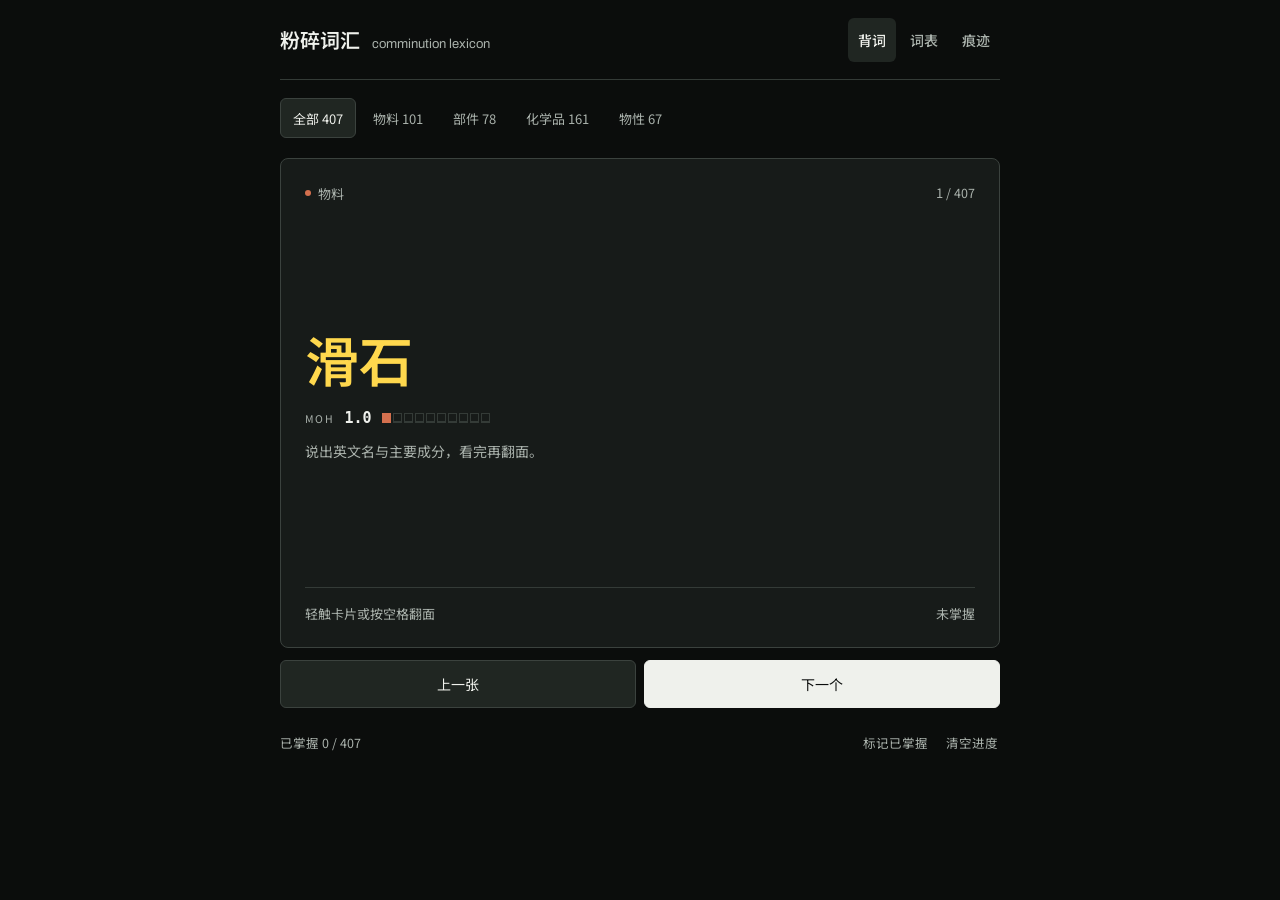
<file: index.html>
<!DOCTYPE html>
<html lang="zh-CN">
<head>
<meta charset="utf-8">
<meta name="viewport" content="width=device-width, initial-scale=1, maximum-scale=1, user-scalable=no">
<title>粉碎词汇 · comminution lexicon</title>
<meta name="description" content="工业物料与粉碎设备专业词汇，1000 词随到随背：中文看面，翻面得英文、词根与化学性质。">
<link rel="preconnect" href="https://fonts.googleapis.com">
<link rel="preconnect" href="https://fonts.gstatic.com" crossorigin>
<link href="https://fonts.googleapis.com/css2?family=Archivo:wght@400;500;600&family=Noto+Sans+SC:wght@400;500;700&display=swap" rel="stylesheet">
<link rel="stylesheet" href="assets/styles.css">
<link rel="stylesheet" href="assets/preview-dark.css">
<link rel="preload" href="data/terms.json" as="fetch" crossorigin="anonymous">
</head>
<body>
<div class="wrap">
  <header class="topbar">
    <div class="brand">
      <span class="brand-cn">粉碎词汇</span>
      <span class="brand-en">comminution lexicon</span>
    </div>
    <nav class="views" role="tablist">
      <button class="view-btn" id="tabStudy" role="tab" aria-selected="true">背词</button>
      <button class="view-btn" id="tabIndex" role="tab" aria-selected="false">词表</button>
      <a class="view-btn view-link" href="trace.html">痕迹</a>
    </nav>
  </header>

  <div class="scopes" id="scopes" role="group" aria-label="词库范围"></div>

  <main>
    <section id="viewStudy" aria-labelledby="tabStudy">
      <div class="deck">
        <div class="card" id="card" data-flipped="false" tabindex="0" role="button"
             aria-pressed="false" aria-live="polite">词库载入中…</div>
      </div>

      <div class="controls">
        <button class="btn" id="prev">上一张</button>
        <button class="btn btn--primary" id="next">下一个</button>
      </div>

      <div class="meta-row">
        <span class="stats">
          <span id="progress"></span>
          <span id="library" class="also"></span>
        </span>
        <span class="meta-acts">
          <button class="linkish" id="mark" data-on="false">标记已掌握</button>
          <button class="linkish" id="reset">清空进度</button>
        </span>
      </div>
    </section>

    <section id="viewIndex" hidden aria-labelledby="tabIndex">
      <input class="search" id="search" type="search" placeholder="搜索中文或英文单词" autocomplete="off">
      <p class="search-count" id="count" aria-live="polite" hidden></p>
      <ul class="rows" id="rows"></ul>
      <div class="empty" id="empty" hidden>没有匹配的词条。换个写法，或切回「背词」继续。</div>
    </section>
  </main>
</div>

  <script src="assets/trace-config.js"></script>
  <script src="assets/app.js?v=terms-json-1"></script>
</body>
</html>
</file>
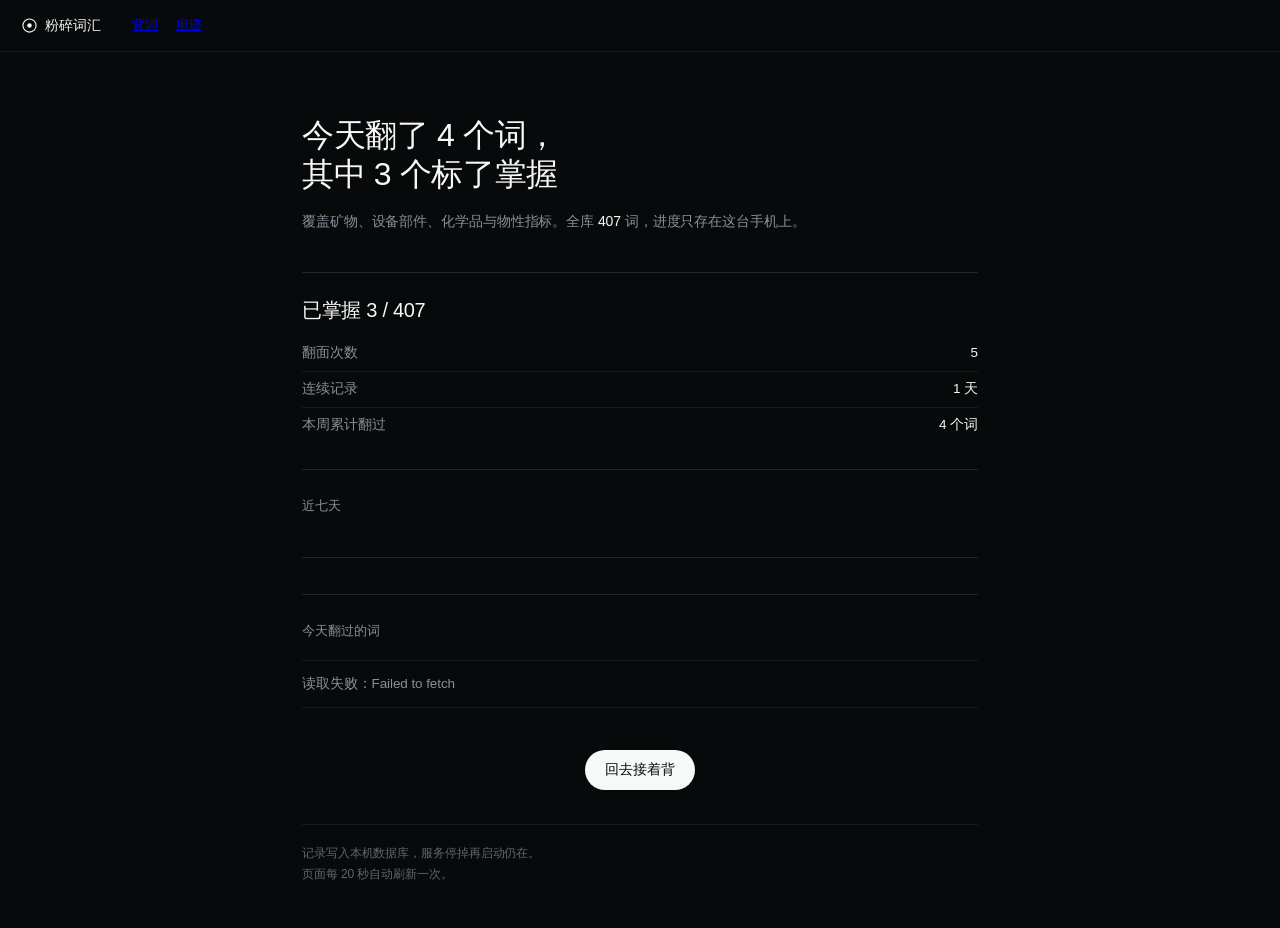
<file: trace.html>
<!DOCTYPE html>
<html lang="zh-CN">
<head>
<meta charset="utf-8">
<meta name="viewport" content="width=device-width, initial-scale=1, viewport-fit=cover">
<title>粉碎词汇 · 学习痕迹</title>
<style>
/* Hallmark · Linear 复刻 · #08090A near-black, one Inter, white says it and grey explains */
:root{
  --ground:#08090A;
  --ink:#F7F8F8;
  --ink-2:#8A8F98;
  --line:#23252A;
  --line-2:#191B1F;
  --violet:#5E6AD2;
  --violet-halo:rgba(94,106,210,.35);
  --ink-3:#62666D; --dot-line:#303338;
  --av-bg:#1B1D22; --av-ok-bg:#141A16; --av-ok-line:#2D3A31;
  --ok-text:#9FD3B4; --ok-line:#26382C;
  --sans:-apple-system,BlinkMacSystemFont,"PingFang SC","Hiragino Sans GB","Helvetica Neue","Noto Sans SC",sans-serif;
  --latin:"Inter",var(--sans);
}
html,body{overflow-x:clip;background:var(--ground)}
*{box-sizing:border-box}
body{margin:0;color:var(--ink);font-family:var(--sans);font-size:15px;line-height:1.55;
  -webkit-font-smoothing:antialiased;-moz-osx-font-smoothing:grayscale;
  font-synthesis-weight:none;font-synthesis-style:none;
  font-feature-settings:"cv11","ss01";letter-spacing:-0.006em}
::selection{background:var(--violet-halo);color:var(--ink)}
:focus-visible{outline:2px solid var(--violet);outline-offset:2px;border-radius:4px}
@media(prefers-reduced-motion:reduce){*{animation:none!important;transition:none!important}}

/* ── 顶栏：贴边、低矮、字小 ── */
.nav{height:52px;display:flex;align-items:center;gap:24px;padding:0 22px;
  border-bottom:1px solid var(--line-2)}
.brand{display:flex;align-items:center;gap:8px;font-size:14px;font-weight:500;
  letter-spacing:-.01em}
.brand .mk{width:15px;height:15px;display:block}
.nav .links{display:flex;gap:18px;margin-left:8px;font-size:13px;color:var(--ink-2)}
.nav .links span{cursor:default}

/* ── Hero：大留白，结论一句，解释一行 ── */
main{max-width:720px;margin:0 auto;padding:0 22px}
.hero{padding:64px 0 40px}
.hero h1{font-size:32px;line-height:1.22;font-weight:500;letter-spacing:-.012em;
  margin:0;text-wrap:balance;max-width:15em}
.hero .expl{margin:16px 0 0;font-size:14px;line-height:1.6;color:var(--ink-2);max-width:36em}
.hero .expl b{color:var(--ink);font-weight:400}

/* ── 概览：不是四格数据墙，是「一句结论 + 三行解释」 ── */
.summary{border-top:1px solid var(--line);padding:22px 0 26px}
.summary .lead{font-size:20px;font-weight:400;letter-spacing:-.015em;margin:0 0 4px}
.summary .lead .n{color:var(--ink);font-variant-numeric:tabular-nums}
.summary dl{margin:10px 0 0;display:grid;grid-template-columns:1fr;gap:0}
.summary dl div{display:flex;justify-content:space-between;align-items:baseline;
  padding:7px 0;font-size:13.5px;border-top:1px solid var(--line-2)}
.summary dl div:first-child{border-top:none}
.summary dt{color:var(--ink-2)}
.summary dd{margin:0;color:var(--ink);font-variant-numeric:tabular-nums}

/* ── 一周：一条极细的线，圆点，无柱 ── */
section.block{padding:26px 0 8px;border-top:1px solid var(--line)}
h2{font-size:13px;font-weight:400;color:var(--ink-2);margin:0 0 18px;letter-spacing:-.004em}
.rail{position:relative;height:52px}
.rail .line{position:absolute;left:0;right:0;top:23px;height:1px;background:var(--line)}
.rail .pts{display:grid;grid-template-columns:repeat(7,1fr);position:relative}
.rail .p{position:relative;text-align:center;height:52px}
.rail .p .dot{position:absolute;left:50%;top:20px;width:7px;height:7px;margin-left:-3.5px;
  border-radius:50%;background:var(--ground);box-shadow:inset 0 0 0 1px var(--dot-line)}
.rail .p.has .dot{background:var(--ink-2);box-shadow:none;width:8px;height:8px;margin-left:-4px;top:19px}
.rail .p.now .dot{background:var(--ink);box-shadow:0 0 0 3px var(--violet-halo)}
.rail .p .v{position:absolute;left:0;right:0;top:0;font-size:11.5px;color:var(--ink);
  font-variant-numeric:tabular-nums;height:14px}
.rail .p .d{position:absolute;left:0;right:0;bottom:2px;font-size:11px;color:var(--ink-3)}

/* ── 记录：像 Linear 的 Activity 流，头像位用色点 ── */
.log{margin:0;padding:0;list-style:none;border-top:1px solid var(--line-2)}
.log li{display:grid;grid-template-columns:auto minmax(0,1fr) auto;gap:10px;align-items:start;
  padding:13px 0;border-bottom:1px solid var(--line-2)}
.log .av{width:16px;height:16px;margin-top:3px;border-radius:4px;
  background:var(--av-bg);box-shadow:inset 0 0 0 1px var(--line)}
.log .av.k{box-shadow:inset 0 0 0 1px var(--av-ok-line);background:var(--av-ok-bg)}
.log .body{min-width:0}
.log .t{font-size:14px;color:var(--ink);letter-spacing:-.006em}
.log .t b{font-weight:400}
.log .t .meta{color:var(--ink-2);font-size:12.5px;margin-left:4px}
.log .sub{display:block;margin-top:2px;font-size:12.5px;color:var(--ink-2);line-height:1.5}
.log .sub .num{font-variant-numeric:tabular-nums}
.log .st{font-size:11.5px;white-space:nowrap;margin-top:4px;padding:1px 7px;border-radius:999px;
  box-shadow:inset 0 0 0 1px var(--line);color:var(--ink-2)}
.log .st.k{color:var(--ok-text);box-shadow:inset 0 0 0 1px var(--ok-line)}
.empty{padding:18px 0;color:var(--ink-2);font-size:13.5px;border-bottom:1px solid var(--line-2)}

/* ── 唯一的实心按钮 ── */
.cta{display:flex;justify-content:center;margin:34px 0 0}
.cta a{display:inline-block;padding:9px 20px;border-radius:999px;background:var(--ink);
  color:var(--ground);font-size:14px;font-weight:500;letter-spacing:.01em;text-decoration:none;
  transition:opacity 140ms ease-out}
.cta a:hover{opacity:.88}
.cta a:active{transform:scale(.98)}

.foot{margin:34px 0 0;padding:18px 0 44px;border-top:1px solid var(--line-2);
  color:var(--ink-3);font-size:12px;line-height:1.7}
.foot span{display:block}
</style>
<script src="assets/trace-config.js"></script>
<link rel="preload" href="data/terms.json" as="fetch" crossorigin="anonymous">
</head>
<body>
<nav class="nav">
  <span class="brand">
    <svg class="mk" viewBox="0 0 16 16" aria-hidden="true" fill="none">
      <circle cx="8" cy="8" r="7" stroke="#F7F8F8" stroke-width="1.2"/>
      <circle cx="8" cy="8" r="2.4" fill="#F7F8F8"/>
    </svg>粉碎词汇</span>
  <span class="links"><a href="index.html">背词</a><a href="trace.html">痕迹</a></span>
</nav>

<main>
  <header class="hero">
    <h1>今天翻了 <span id="hseen">4</span> 个词，其中 <span id="hknown">3</span> 个标了掌握</h1>
    <p class="expl" id="expl">覆盖矿物、设备部件、化学品与物性指标。全库 <b id="htotal">407</b> 词，进度只存在这台手机上。</p>
  </header>

  <section class="summary">
    <p class="lead">已掌握 <span class="n" id="mnum">3</span> / <span class="n" id="mall">407</span></p>
    <dl>
      <div><dt>翻面次数</dt><dd id="flip">5</dd></div>
      <div><dt>连续记录</dt><dd><span id="streak">1</span> 天</dd></div>
      <div><dt>本周累计翻过</dt><dd><span id="wsum">4</span> 个词</dd></div>
    </dl>
  </section>

  <section class="block">
    <h2>近七天</h2>
    <div class="rail"><div class="line"></div><div class="pts" id="rail"></div></div>
  </section>

  <section class="block">
    <h2 id="daylabel">今天翻过的词</h2>
    <ul class="log" id="log"><li class="empty">载入中</li></ul>
  </section>

  <div class="cta"><a href="index.html">回去接着背</a></div>
  <p class="foot">
    <span>记录写入本机数据库，服务停掉再启动仍在。</span>
    <span id="errbox">页面每 20 秒自动刷新一次。</span>
  </p>
</main>
<script>
const $ = id => document.getElementById(id);
const esc = s => String(s == null ? '' : s).replace(/[&<>"]/g, c => ({'&':'&amp;','<':'&lt;','>':'&gt;','"':'&quot;'}[c]));
function hm(iso){
  if(!iso) return '';
  const d = new Date(iso);
  return isNaN(d) ? String(iso).slice(11,16)
    : String(d.getHours()).padStart(2,'0') + ':' + String(d.getMinutes()).padStart(2,'0');
}
function ymd(d){
  return d.getFullYear() + '-' + String(d.getMonth()+1).padStart(2,'0') + '-' +
         String(d.getDate()).padStart(2,'0');
}
function daysAgo(n){ const d = new Date(); d.setDate(d.getDate() - n); return ymd(d); }

const CFG = window.VOCAB_TRACE || {};
async function sb(path, params){
  const q = params ? '?' + new URLSearchParams(params).toString() : '';
  const r = await fetch(CFG.url + '/rest/v1/' + path + q, {
    headers: { apikey: CFG.key, Authorization: 'Bearer ' + CFG.key }
  });
  if(!r.ok) throw new Error('HTTP ' + r.status);
  return r.json();
}

// 词条中文名来自词库。
const META = {};
let terms = window.TERMS;

function rail(list, today){
  $('rail').innerHTML = list.map(w => `
    <div class="p ${w.seen ? 'has' : ''} ${w.day === today ? 'now' : ''}">
      <span class="v">${w.seen || ''}</span>
      <span class="dot"></span>
      <span class="d">${w.day.slice(5).replace('-','/')}</span>
    </div>`).join('');
}

async function load(){
  try{
    if (!terms) {
      const response = await fetch('data/terms.json', { mode: 'cors', credentials: 'same-origin' });
      if (!response.ok) throw new Error('词库 HTTP ' + response.status);
      terms = await response.json();
    }
    if (!Array.isArray(terms) || !terms.length) throw new Error('词库为空或格式错误');
    terms.forEach(t => { META[t.id] = t; });
    const today = ymd(new Date());
    const weekStart = daysAgo(6);

    const [weekRows, allRows] = await Promise.all([
      sb('review_log', {select:'term_id,result,day', day:'gte.'+weekStart, limit:'20000'}),
      sb('review_log', {select:'term_id,result,at', order:'at.desc', limit:'4000'})
    ]);

    const todayRows = weekRows.filter(r => r.day === today);
    const seenToday = new Set(todayRows.map(r => r.term_id));
    const knownToday = new Set(todayRows.filter(r => r.result === 'known').map(r => r.term_id));
    const flips = todayRows.filter(r => r.result === 'flip').length;

    const byDay = {};
    weekRows.forEach(r => (byDay[r.day] = byDay[r.day] || new Set()).add(r.term_id));
    const week = [];
    for(let i = 6; i >= 0; i--){
      const d = daysAgo(i);
      week.push({day: d, seen: (byDay[d] ? byDay[d].size : 0)});
    }

    // 每个词最后一条是 known 即算掌握
    const last = {}, times = {}, lastAt = {};
    allRows.forEach(r => {
      if(!(r.term_id in last)){ last[r.term_id] = r.result; lastAt[r.term_id] = r.at; }
      times[r.term_id] = (times[r.term_id] || 0) + 1;
    });
    const mastered = Object.values(last).filter(v => v === 'known').length;
    const total = terms.length;

    const days = Object.keys(byDay).sort().reverse();
    let streak = 0;
    for(let i = 0; i < days.length; i++){
      const expect = daysAgo(i);
      if(days[i] === expect) streak++;
      else if(i === 0 && days[0] === daysAgo(1)){ streak++; continue; }
      else break;
    }

    $('hseen').textContent = seenToday.size;
    $('hknown').textContent = knownToday.size;
    $('htotal').textContent = total;
    $('mnum').textContent = mastered;
    $('mall').textContent = total;
    $('flip').textContent = flips;
    $('streak').textContent = streak;
    $('wsum').textContent = week.reduce((a,w)=>a+w.seen,0);
    $('daylabel').textContent = today + ' 翻过的词';
    rail(week, today);

    const rows = [...seenToday].map(id => {
      const m = META[id] || {};
      return {id, cn: m.cn || id, en: m.en || '', at: lastAt[id],
              known: last[id] === 'known', times: times[id]};
    }).filter(x => x.at).sort((a,b) => b.at.localeCompare(a.at));

    $('log').innerHTML = rows.length ? rows.map(x => `
      <li>
        <span class="av ${x.known ? 'k' : ''}"></span>
        <span class="body">
          <span class="t"><b>${esc(x.cn)}</b><span class="meta">${esc(x.en)} · ${hm(x.at)}</span></span>
          <span class="sub">${x.known ? '标记为已掌握' : '翻面后仍需再学'} · 看过 <span class="num">${x.times}</span> 次</span>
        </span>
        <span class="st ${x.known ? 'k' : ''}">${x.known ? '掌握' : '再学'}</span>
      </li>`).join('')
      : '<li class="empty">今天还没开始，去翻几张卡片吧</li>';
  }catch(e){
    $('log').innerHTML = '<li class="empty">读取失败：' + esc(e.message) + '</li>';
  }
}
load();
</script>
</body>
</html>
</file>
<file: assets/styles.css>
/* 粉碎词汇 — visual system（深色）
   ground  粉料暗绿    card  抛光样板     ink  石墨白
   steel   钢灰        rule  刻线        ore  赤铁矿红（唯一强调色）
   关系照旧：卡片靠明度差浮起，不用阴影；赤铁矿红只标「已学会」。
*/
:root {
  --ground: #131614;
  --card: #1b1f1d;
  --ink: #e8eae5;
  --steel: #9aa39c;
  --rule: #2f3533;
  --ore: #d4704e;
  --word: #ffd84d;      /* 词头黄：只给要背的那个词 */
  --edge: rgba(255, 255, 255, .09);

  --sans: "Archivo", "Helvetica Neue", Arial, sans-serif;
  --cjk: "Noto Sans SC", "PingFang SC", "Microsoft YaHei", sans-serif;

  --r-card: 18px;
  --r-btn: 10px;
}

* { box-sizing: border-box; }

html { color-scheme: dark; }

/* 双击不放大：卡片上双击原本会连认「双击选词」一起把页面放大 */
html, body { touch-action: manipulation; -webkit-text-size-adjust: 100%; }
/* 词条本身不是可读可复制的正文，长按也不该弹出选词菜单 */
.headword-cn, .headword-en, .face-head, .front-foot, .controls, .btn, .pill, .row-btn {
  -webkit-user-select: none;
  user-select: none;
}

::selection { background: var(--ink); color: var(--ground); }

::-webkit-scrollbar { width: 6px; height: 6px; }
::-webkit-scrollbar-thumb { background: var(--rule); }
::-webkit-scrollbar-track { background: transparent; }

html, body {
  margin: 0;
  background: var(--ground);
  color: var(--ink);
  font-family: var(--cjk);
  -webkit-font-smoothing: antialiased;
  font-feature-settings: "tnum" 1;
}

body {
  min-height: 100vh;
  padding: 0 20px 96px;
}

.wrap { max-width: 620px; margin: 0 auto; }

/* ── top bar ─────────────────────────────────────────────── */
.topbar {
  display: flex;
  align-items: baseline;
  justify-content: space-between;
  gap: 16px;
  padding: 26px 0 18px;
}
.brand { display: flex; align-items: baseline; gap: 9px; }
.brand-cn {
  font-size: 19px;
  font-weight: 700;
  letter-spacing: 0.06em;
}
.brand-en {
  font-family: var(--sans);
  font-size: 12.5px;
  color: var(--steel);
  letter-spacing: 0.01em;
}

.views { display: flex; gap: 14px; }
.view-btn {
  appearance: none;
  border: 0;
  background: none;
  padding: 2px 0 4px;
  font: inherit;
  font-size: 14px;
  color: var(--steel);
  cursor: pointer;
  border-bottom: 2px solid transparent;
}
.view-btn[aria-selected="true"] { color: var(--ink); border-bottom-color: var(--ore); }
.view-btn:hover { color: var(--ink); }
/* 「痕迹」是页面跳转不是切换视图，只在字上一致，不给选中态 */
.view-link { text-decoration: none; display: inline-block; }
.view-link:focus-visible { outline: 2px solid var(--ore); outline-offset: 3px; }

/* ── scope row (收窄视野，不是限额) ─────────────────────── */
.scopes {
  display: flex;
  flex-wrap: wrap;
  gap: 6px;
  padding: 16px 0 18px;
  margin-bottom: 22px;
  border-bottom: 1px solid var(--rule);
}
.pill {
  appearance: none;
  font: inherit;
  font-size: 12.5px;
  font-variant-numeric: tabular-nums;
  padding: 5px 10px;
  border: 1px solid var(--rule);
  border-radius: 999px;
  background: transparent;
  color: var(--steel);
  cursor: pointer;
  transition: background 120ms ease, border-color 120ms ease, color 120ms ease;
}
.pill:hover { color: var(--ink); border-color: var(--steel); }
.pill[aria-pressed="true"] { background: var(--ink); border-color: var(--ink); color: var(--ground); }

/* ── specimen card ───────────────────────────────────────── */
.deck { margin: 6px 0 18px; }

.card {
  position: relative;
  display: grid;
  height: clamp(360px, calc(100svh - 300px), 520px);
  cursor: pointer;
  border-radius: var(--r-card);
}
/* 翻面：不依赖 3D 旋转与 backface-visibility（WebKit 上有组合会失效，
   表现为背面文字上下颠倒地透出来），直接切换两面的显隐 */
.card[data-flipped="true"] .face--front { display: none; }
.card:not([data-flipped="true"]) .face--back { display: none; }
.face {
  grid-area: 1 / 1;
  display: flex;
  flex-direction: column;
  background: var(--card);
  border: 1px solid var(--edge);
  border-radius: var(--r-card);
  padding: 26px 28px 22px;
  overflow: hidden;
}


.card:focus-visible { outline: 2px solid var(--ore); outline-offset: 3px; }

.face-head {
  display: flex;
  align-items: center;
  justify-content: space-between;
  gap: 12px;
  font-size: 12.5px;
  color: var(--steel);
}
.cat { display: inline-flex; align-items: center; gap: 7px; }
.cat::before {
  content: "";
  width: 6px;
  height: 6px;
  border-radius: 50%;
  background: var(--ore);
}
.cat[data-cat="component"]::before { background: var(--ink); }
.cat[data-cat="chemical"]::before { background: var(--steel); }
.cat[data-cat="metric"]::before { background: transparent; border: 1px solid var(--steel); }

/* front */
.front-mid {
  flex: 1;
  display: flex;
  flex-direction: column;
  justify-content: center;
  padding: 20px 0 24px;
}
.headword-cn {
  color: var(--word);
  font-size: 54px;
  font-weight: 600;
  line-height: 1.16;
  letter-spacing: 0.02em;
  margin: 0;
}
.headword-cn--long { font-size: 40px; letter-spacing: 0; }
.front-note { margin: 14px 0 0; font-size: 13px; color: var(--steel); }

/* 莫氏硬度：数字 + 十级刻度 */
.mohs {
  display: flex;
  align-items: center;
  gap: 10px;
  margin-top: 16px;
  font-size: 12px;
  color: var(--steel);
}
.mohs-key { letter-spacing: 0.14em; font-size: 10.5px; }
.mohs-v {
  font: 600 15px/1 var(--mono, ui-monospace, monospace);
  color: var(--ink);
  font-variant-numeric: tabular-nums;
  letter-spacing: 0;
}
.mohs-bars { display: flex; gap: 2px; }
.mohs-bars i {
  width: 9px;
  height: 10px;
  border: 1px solid var(--rule);
  border-bottom-width: 2px;
}
.mohs-bars i.on { background: var(--ore); border-color: var(--ore); }

.front-foot {
  display: flex;
  align-items: center;
  justify-content: space-between;
  gap: 12px;
  border-top: 1px solid var(--rule);
  padding-top: 12px;
  font-size: 12.5px;
  color: var(--steel);
}
.flip-hint { display: inline-flex; align-items: center; gap: 6px; }

/* back */
.headword-en {
  color: var(--word);
  font-family: var(--sans);
  font-size: 36px;
  font-weight: 600;
  line-height: 1.08;
  letter-spacing: -0.02em;
  margin: 14px 0 0;
  word-break: break-word;
}

.fact {
  display: grid;
  grid-template-columns: 58px 1fr;
  gap: 10px;
  padding: 11px 0;
  border-top: 1px solid var(--rule);
  font-size: 13.5px;
  line-height: 1.55;
}
.facts { margin-top: 18px; }
.fact:last-child { border-bottom: 1px solid var(--rule); }
.fact dt { color: var(--steel); font-size: 12.5px; }
.fact dd { margin: 0; }

.formula {
  font-family: var(--sans);
  font-size: 19px;
  font-weight: 500;
  letter-spacing: 0.01em;
}
.formula sub { font-size: 0.72em; }

.root-line { display: flex; flex-wrap: wrap; align-items: baseline; gap: 6px; }
.chip {
  font-size: 11.5px;
  color: var(--steel);
  border: 1px solid var(--rule);
  border-radius: 3px;
  padding: 1px 6px;
  white-space: nowrap;
}
.root-term { font-family: var(--sans); font-weight: 600; font-size: 14px; }
.root-gloss { color: var(--ink); }
.muted { color: var(--steel); font-size: 12.5px; line-height: 1.6; }
.tags { font-size: 12px; color: var(--steel); letter-spacing: 0.02em; }

.back-body { flex: 1; min-height: 0; margin-top: 4px; }
.face--back .back-body { overflow-y: auto; margin-right: -10px; padding-right: 10px; }

/* ── controls ────────────────────────────────────────────── */
.controls {
  display: grid;
  grid-template-columns: 1fr 1.35fr;
  gap: 8px;
}
.btn {
  appearance: none;
  font: inherit;
  font-size: 14px;
  height: 46px;
  border-radius: var(--r-btn);
  border: 1px solid var(--rule);
  background: transparent;
  color: var(--ink);
  cursor: pointer;
  transition: background 120ms ease, border-color 120ms ease, color 120ms ease;
}
.btn:hover { border-color: var(--steel); }
.btn--primary {
  background: var(--ink);
  border-color: var(--ink);
  color: var(--ground);
}
.btn--primary:hover { background: #d3d7cf; border-color: #d3d7cf; }

.pos { font-variant-numeric: tabular-nums; }
.stats { display: inline-flex; flex-wrap: wrap; align-items: baseline; gap: 4px 16px; }
.also { color: var(--steel); }
.meta-acts { display: inline-flex; gap: 14px; }

.meta-row {
  display: flex;
  align-items: center;
  justify-content: space-between;
  gap: 12px;
  padding: 14px 2px 0;
  font-size: 12.5px;
  color: var(--steel);
}
.linkish {
  appearance: none;
  border: 0;
  background: none;
  font: inherit;
  font-size: 12.5px;
  color: var(--steel);
  cursor: pointer;
  padding: 2px;
  border-bottom: 1px solid var(--rule);
}
.linkish:hover { color: var(--ink); border-bottom-color: var(--ink); }
.linkish[data-on="true"] { color: var(--ore); border-bottom-color: var(--ore); }

/* ── index view ──────────────────────────────────────────── */
.index-head { padding: 4px 0 14px; border-bottom: 1px solid var(--rule); }
.search {
  width: 100%;
  height: 42px;
  padding: 0 14px;
  font: inherit;
  font-size: 14px;
  color: var(--ink);
  background: var(--card);
  border: 1px solid var(--rule);
  border-radius: var(--r-btn);
}
.search::placeholder { color: var(--steel); }
.search { caret-color: var(--ore); }
.search:focus { outline: 2px solid var(--ore); outline-offset: 1px; border-color: transparent; }
.search-count { margin: 10px 2px 2px; font-size: 12.5px; color: var(--steel); }

.rows { list-style: none; margin: 0; padding: 0; }
.row { border-bottom: 1px solid var(--rule); }
.row-btn {
  appearance: none;
  width: 100%;
  display: grid;
  grid-template-columns: 92px 1fr auto;
  align-items: baseline;
  gap: 12px;
  padding: 13px 2px;
  font: inherit;
  text-align: left;
  background: none;
  border: 0;
  color: var(--ink);
  cursor: pointer;
}
.row-cn { font-size: 15.5px; font-weight: 500; }
.row-en { font-family: var(--sans); font-size: 13.5px; color: var(--steel); }
.row-cat { font-size: 11.5px; color: var(--steel); text-align: right; white-space: nowrap; }
.row[data-mastered="true"] .row-cat::before {
  content: "";
  display: inline-block;
  width: 5px;
  height: 5px;
  border-radius: 50%;
  background: var(--ore);
  margin-right: 7px;
  vertical-align: 2px;
}
.row-mohs {
  display: inline-block;
  margin-left: 8px;
  padding: 1px 5px;
  border: 1px solid var(--rule);
  border-radius: 3px;
  font: 500 10.5px/1.5 ui-monospace, monospace;
  color: var(--steel);
  font-variant-numeric: tabular-nums;
}
.row-btn:hover .row-en { color: var(--ink); }
.row-btn:hover .row-cn { color: var(--word); }
.row-btn mark { background: none; color: var(--ore); font-weight: 600; }
.empty { padding: 32px 2px; color: var(--steel); font-size: 14px; }

/* ── done state ──────────────────────────────────────────── */
.done-note {
  display: flex;
  flex-direction: column;
  gap: 6px;
  padding: 18px 2px 4px;
}

[hidden] { display: none !important; }

@media (max-width: 560px) {
  body { padding: 0 14px 80px; }
  .headword-cn { font-size: 42px; }
  .headword-cn--long { font-size: 32px; }
  .headword-en { font-size: 27px; }
  .card { height: clamp(340px, calc(100svh - 300px), 460px); }
  .face { padding: 20px 18px 16px; }
  .scopes { padding: 12px 0 14px; margin-bottom: 18px; }
  .row-btn { grid-template-columns: 78px 1fr auto; gap: 8px; }
  .row-cn { font-size: 14.5px; }
}

@media (prefers-reduced-motion: reduce) {
  .card { transition: none; }
  .btn, .pill { transition: none; }
}
</file>
<file: assets/preview-dark.css>
/* Hallmark: specimen-first study desk */
:root {
  --ground: #0b0d0c;
  --card: #171b19;
  --ink: #eff1ec;
  --steel: #aab2ac;
  --rule: #343b37;
  --ore: #d4704e;
  --word: #ffd84d;
  --edge: #3b423e;
  --control: #202622;
  --control-hover: #2c342f;
  --r-card: 8px;
  --r-btn: 6px;
}
html { color-scheme: dark; }
body { padding: 0 24px 64px; font-synthesis-weight: none; }
.wrap { max-width: 720px; }
.topbar { align-items: center; min-height: 80px; padding: 12px 0; border-bottom: 1px solid var(--rule); }
.brand { align-items: baseline; gap: 12px; }
.brand-cn { font-size: 20px; font-weight: 600; letter-spacing: 0; }
.brand-en { font-size: 13px; color: var(--steel); letter-spacing: 0; }
.views { display: flex; align-items: center; gap: 4px; }
.view-btn, .view-link { display: inline-flex; align-items: center; justify-content: center; height: 44px; min-width: 48px; padding: 0 10px; border: 0; border-radius: 6px; font: 500 14px/1 var(--cjk); text-decoration: none; color: var(--steel); }
.view-btn:hover { color: var(--ink); background: var(--control); }
.view-btn[aria-selected="true"] { color: var(--ink); background: var(--control); }
.scopes { display: flex; flex-wrap: wrap; gap: 4px; padding: 18px 0 20px; margin: 0; border: 0; }
.pill { min-height: 40px; padding: 8px 12px; border: 1px solid transparent; border-radius: 6px; font-size: 13px; color: var(--steel); }
.pill:hover { border-color: var(--rule); color: var(--ink); }
.pill[aria-pressed="true"] { color: var(--ink); background: var(--control); border-color: var(--edge); }
.deck { margin: 0 0 12px; }
.card { height: clamp(340px, calc(100svh - 300px), 490px); border-radius: var(--r-card); }
.face { padding: 24px; background: var(--card); border: 1px solid var(--edge); border-radius: var(--r-card); }
.face-head { font-size: 13px; color: var(--steel); }
.front-mid { padding: 24px 0; }
.headword-cn { font-size: 54px; font-weight: 600; letter-spacing: 0; }
.headword-cn--long { font-size: 40px; }
.headword-en { font-size: 36px; letter-spacing: 0; }
.front-note { font-size: 14px; line-height: 1.6; }
.mohs { margin-top: 20px; }
.front-foot { padding-top: 16px; font-size: 13px; }
.controls { grid-template-columns: 1fr 1fr; gap: 8px; }
.btn { height: 48px; border-color: var(--edge); background: var(--control); }
.btn:hover { background: var(--control-hover); }
.btn--primary { color: var(--ground); background: var(--ink); border-color: var(--ink); }
.meta-row { align-items: center; gap: 8px; padding: 12px 0 0; }
.linkish { min-height: 44px; padding: 0 2px; border-bottom: 0; }
.linkish:focus-visible, .view-btn:focus-visible, .pill:focus-visible, .btn:focus-visible { outline: 2px solid var(--word); outline-offset: 2px; }
.row-btn { min-height: 48px; }
.search { background: var(--card); }
@media (max-width: 560px) {
  body { padding: 0 16px 56px; }
  .topbar { min-height: 72px; gap: 4px; }
  .brand { display: block; }
  .brand-cn { font-size: 18px; }
  .brand-en { display: none; }
  .views { gap: 0; }
  .view-btn, .view-link { min-width: 48px; padding: 0 8px; }
  .scopes { gap: 2px; padding: 12px 0 16px; }
  .pill { font-size: 12px; padding: 8px 9px; }
  .card { height: clamp(340px, calc(100svh - 310px), 440px); }
  .face { padding: 20px; }
  .headword-cn { font-size: 48px; }
  .headword-cn--long { font-size: 32px; }
  .headword-en { font-size: 28px; }
  .meta-row { flex-wrap: wrap; }
}
</file>
